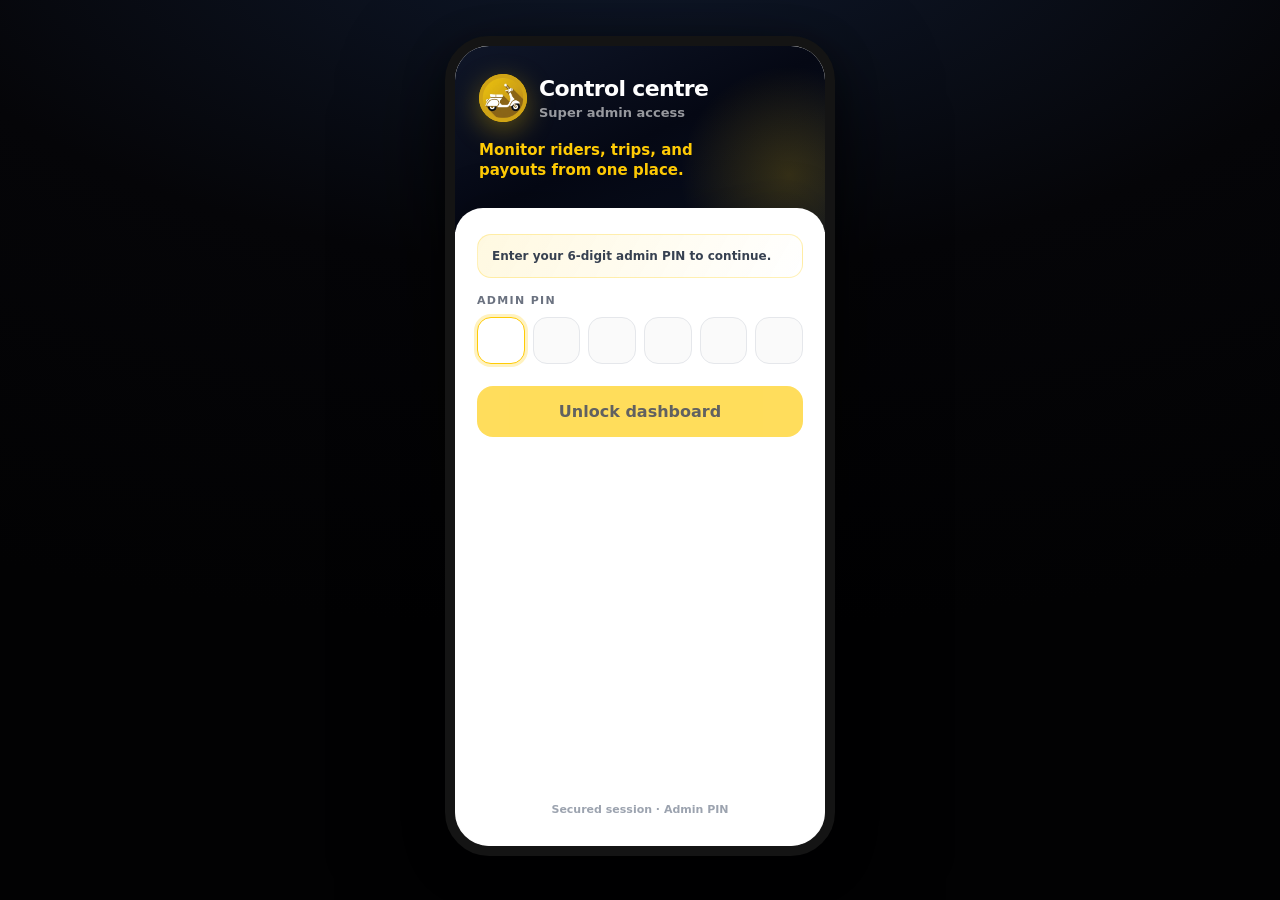
<file: index.html>
<!DOCTYPE html>
<html lang="en">
  <head>
    <meta charset="UTF-8" />
    <meta name="viewport" content="width=device-width, initial-scale=1" />
    <meta name="theme-color" content="#0f172a" />
    <title>Opido — Admin</title>
    <link rel="preconnect" href="https://fonts.googleapis.com" />
    <link rel="preconnect" href="https://fonts.gstatic.com" crossorigin />
    <link href="https://fonts.googleapis.com/css2?family=Inter:wght@400;500;600;700&display=swap" rel="stylesheet" />
    <script type="module" crossorigin src="/assets/index-B91Miimn.js"></script>
    <link rel="stylesheet" crossorigin href="/assets/index-CfaztL3z.css">
  </head>
  <body>
    <script>window.__DEMO_MODE__ = true;</script>
    <div id="root"></div>
  </body>
</html>
</file>
<file: assets/index-CfaztL3z.css>
*,*:before,*:after{box-sizing:border-box}html{color-scheme:light dark}html{height:100%}html,body,#root{margin:0;min-height:100%;min-height:100dvh;height:100%;max-width:100%;overflow-x:hidden}#root{display:flex;flex-direction:column}body{-webkit-font-smoothing:antialiased;-webkit-text-size-adjust:100%;touch-action:manipulation}.rapido-shell{-webkit-tap-highlight-color:transparent;-webkit-touch-callout:none}.rapido-shell button,.rapido-shell [role=button]{-webkit-tap-highlight-color:transparent;touch-action:manipulation}.rapido-shell input,.rapido-shell textarea,.rapido-shell select{font-size:16px;-webkit-tap-highlight-color:transparent}.rapido-shell input:focus,.rapido-shell textarea:focus,.rapido-shell select:focus{outline:none}.rapido-shell *:focus-visible{outline:2px solid rgba(255,203,5,.55);outline-offset:2px}button{font-family:inherit}@keyframes ui-spin{to{transform:rotate(360deg)}}.admin-spin{animation:ui-spin .85s linear infinite}.opido-logo-mark{display:block;flex-shrink:0;border-radius:50%;object-fit:cover;aspect-ratio:1}.loading-screen{min-height:100vh;display:flex;align-items:center;justify-content:center;background:linear-gradient(160deg,#0d0d0d,#1a1408,#0d0d0d);font-family:Nunito,system-ui,sans-serif}.loading-screen__logo-wrap{width:72px;height:72px;border-radius:50%;overflow:hidden;display:flex;align-items:center;justify-content:center;background:linear-gradient(145deg,#f5cc1a,#e5b80b 45%,#b8920a);box-shadow:0 16px 48px #00000073}.loading-screen__logo-wrap .opido-logo-mark{width:100%;height:100%}.opido-brand-overlay{position:fixed;top:0;right:0;bottom:0;left:0;z-index:10000;display:flex;align-items:center;justify-content:center;pointer-events:none;opacity:0;visibility:hidden;transition:opacity .45s ease,visibility 0s linear .45s}.opido-brand-overlay--splash{z-index:10001}.opido-brand-overlay--visible{opacity:1;visibility:visible;transition:opacity .2s ease,visibility 0s linear 0s;pointer-events:auto}.opido-brand-overlay--splash.opido-brand-overlay--visible{transition:opacity .35s ease,visibility 0s linear 0s}.opido-brand-overlay__bg{position:absolute;top:0;right:0;bottom:0;left:0;background:#000;overflow:hidden}.opido-brand-overlay__bg:before{content:"";position:absolute;top:-40%;right:-40%;bottom:-40%;left:-40%;background:radial-gradient(circle at 50% 45%,#f0d040,#e5b80b 28%,#c9a008 52%,#7a6200 78%,#1a1400);animation:opido-bg-pulse 2.8s ease-in-out infinite}.opido-brand-overlay__bg:after{content:"";position:absolute;top:0;right:0;bottom:0;left:0;background:linear-gradient(125deg,transparent 0%,rgba(255,255,255,.12) 42%,transparent 55%,rgba(0,0,0,.15) 100%);background-size:200% 200%;animation:opido-bg-sheen 2.2s ease-in-out infinite}.opido-brand-overlay--transition .opido-brand-overlay__bg:before{animation-duration:1.4s}.opido-brand-overlay--transition .opido-brand-overlay__bg:after{animation-duration:1s}@keyframes opido-bg-pulse{0%,to{transform:scale(1) translate(0);opacity:1}50%{transform:scale(1.08) translate(-2%,1%);opacity:.92}}@keyframes opido-bg-sheen{0%{background-position:0% 50%}50%{background-position:100% 50%}to{background-position:0% 50%}}.opido-brand-overlay__ring{position:relative;z-index:1;width:min(39vw,165px);height:min(39vw,165px);border-radius:50%;background:linear-gradient(145deg,#f5cc1a,#e5b80b 45%,#b8920a);display:flex;align-items:center;justify-content:center;box-shadow:0 24px 80px #0000008c,0 0 0 1px #fff3 inset;animation:opido-logo-float 2.4s ease-in-out infinite}.opido-brand-overlay--transition .opido-brand-overlay__ring{width:min(33vw,120px);height:min(33vw,120px);animation-duration:1.2s}@keyframes opido-logo-float{0%,to{transform:scale(1) translateY(0)}50%{transform:scale(1.04) translateY(-4px)}}.opido-brand-overlay__logo{width:78%;height:78%;border-radius:50%;object-fit:cover;aspect-ratio:1;filter:drop-shadow(0 12px 24px rgba(0,0,0,.35))}.opido-brand-overlay--transition .opido-brand-overlay__logo{width:76%;height:76%}.opido-toast{position:fixed;left:50%;bottom:calc(24px + env(safe-area-inset-bottom,0px));transform:translate(-50%);z-index:99999;max-width:min(92vw,360px);padding:12px 18px;border-radius:14px;background:#0d0d0d;color:#fff;font-family:Nunito,system-ui,sans-serif;font-size:14px;font-weight:700;box-shadow:0 8px 32px #00000059;text-align:center;pointer-events:none;animation:opido-toast-in .25s ease}@keyframes opido-toast-in{0%{opacity:0;transform:translate(-50%) translateY(12px)}to{opacity:1;transform:translate(-50%) translateY(0)}}.login-page{--login-yellow: #ffcb05;--login-black: #0d0d0d;--login-card: #ffffff;min-height:100dvh;min-height:100vh;background:radial-gradient(120% 80% at 50% -10%,#2a2410 0%,var(--login-black) 45%,#050505 100%);display:flex;align-items:stretch;justify-content:center;padding:0;font-family:Nunito,system-ui,-apple-system,sans-serif;-webkit-font-smoothing:antialiased}.login-page--admin{background:radial-gradient(120% 80% at 50% -10%,#101a2e,#050508,#020203)}.login-page__device{width:100%;max-width:100%;min-height:100dvh;display:flex;flex-direction:column;background:var(--login-card);position:relative;box-shadow:none}@media(min-width:641px){.login-page{align-items:center;padding:24px 16px 32px}.login-page__device{width:100%;max-width:390px;min-height:0;height:min(820px,calc(100vh - 48px));max-height:min(820px,calc(100dvh - 48px));border-radius:44px;border:10px solid #141414;box-shadow:0 0 0 1px #ffffff0f inset,0 40px 100px #000000a6,0 12px 40px #00000073;overflow:hidden}}.login-page__hero{flex-shrink:0;background:linear-gradient(155deg,#121212 0%,var(--login-black) 42%,#1a1408 100%);padding:max(28px,calc(env(safe-area-inset-top,0px) + 18px)) 24px 36px;color:#fff;position:relative;overflow:hidden}.login-page__hero:after{content:"";position:absolute;right:-20%;top:10%;width:220px;height:220px;border-radius:50%;background:radial-gradient(circle,rgba(255,203,5,.18) 0%,transparent 70%);pointer-events:none}.login-page--admin .login-page__hero{background:linear-gradient(155deg,#0f1628,#050814,#0a1020)}.login-page__brand{display:flex;align-items:center;gap:12px;position:relative;z-index:1}.login-page__logo{width:48px;height:48px;border-radius:50%;background:var(--login-yellow);display:flex;align-items:center;justify-content:center;box-shadow:0 8px 28px #ffcb0559;flex-shrink:0;overflow:hidden}.login-page__logo .opido-logo-mark{width:100%;height:100%}.login-page__title{font-weight:900;font-size:22px;letter-spacing:-.03em;line-height:1.15}.login-page__subtitle{margin-top:4px;font-size:13px;color:#ffffff94;font-weight:600}.login-page__tagline{margin-top:18px;font-size:15px;font-weight:800;color:var(--login-yellow);line-height:1.35;max-width:280px;position:relative;z-index:1}.login-page__body{flex:1;background:var(--login-card);border-radius:28px 28px 0 0;margin-top:-20px;padding:26px 22px 28px;position:relative;z-index:2;box-shadow:0 -12px 40px #0000001f;display:flex;flex-direction:column;min-height:0}@media(min-width:641px){.login-page__body{border-radius:28px 28px 36px 36px;margin-top:-24px;padding-bottom:22px}}.login-page__step-label{font-size:11px;font-weight:800;letter-spacing:.12em;text-transform:uppercase;color:#6b7280;margin-bottom:10px}.login-page__hint{font-size:12px;color:#9ca3af;margin-top:8px;line-height:1.45}.login-page__phone-row{display:flex;align-items:stretch;gap:0;border:1.5px solid #e5e7eb;border-radius:16px;overflow:hidden;background:#fafafa;transition:border-color .2s,box-shadow .2s}.login-page__phone-row:focus-within{border-color:#ffcb05d9;box-shadow:0 0 0 3px #ffcb0540}.login-page__cc{padding:0 14px;display:flex;align-items:center;font-weight:800;font-size:15px;color:#111827;background:#f3f4f6;border-right:1px solid #e5e7eb}.login-page__phone-input{flex:1;border:none;background:transparent;padding:16px 14px;font-size:18px;font-weight:700;letter-spacing:.04em;color:#111827;outline:none;min-width:0}.login-page__phone-input::placeholder{color:#9ca3af;font-weight:600;letter-spacing:0}.login-page__btn-primary{margin-top:22px;width:100%;padding:16px 18px;border:none;border-radius:16px;background:var(--login-yellow);color:var(--login-black);font-weight:900;font-size:16px;cursor:pointer;box-shadow:0 10px 28px #ffcb0559;transition:transform .15s ease,filter .15s ease}.login-page__btn-primary:hover:not(:disabled){filter:brightness(1.03);transform:translateY(-1px)}.login-page__btn-primary:active:not(:disabled){transform:translateY(0)}.login-page__btn-primary:disabled{opacity:.65;cursor:wait;box-shadow:none}.login-page__btn-ghost{margin-top:12px;width:100%;padding:12px;border:none;background:transparent;color:#6b7280;font-weight:700;font-size:14px;cursor:pointer}.login-page__demo-otp{margin-bottom:16px;padding:14px 16px;border-radius:16px;background:linear-gradient(135deg,#fffbeb,#fef3c7);border:2px solid var(--login-yellow);text-align:center}.login-page__demo-otp-label{font-size:11px;font-weight:800;color:#92400e;text-transform:uppercase;letter-spacing:.06em;margin-bottom:8px}.login-page__demo-otp-code{font-size:32px;font-weight:900;letter-spacing:.35em;color:var(--login-black);font-variant-numeric:tabular-nums}.login-page__demo-otp-fill{margin-top:10px;padding:8px 14px;border:none;border-radius:10px;background:#00000014;font-size:12px;font-weight:800;font-family:inherit;cursor:pointer;color:#374151}.login-page__otp-row{display:flex;justify-content:space-between;gap:8px;margin-top:4px}.login-page__otp-cell{flex:1;min-width:0;max-width:52px;aspect-ratio:1;border-radius:14px;border:1.5px solid #e5e7eb;background:#fafafa;font-size:20px;font-weight:900;text-align:center;color:#111827;outline:none;transition:border-color .2s,box-shadow .2s}.login-page__otp-cell:focus{border-color:var(--login-yellow);box-shadow:0 0 0 3px #ffcb0540;background:#fff}.login-page__admin-note{margin-bottom:16px;padding:12px 14px;border-radius:14px;background:linear-gradient(120deg,#ffcb051f,#ffffff0f);border:1px solid rgba(255,203,5,.28);font-size:12px;color:#374151;line-height:1.5;font-weight:600}.login-page__error{margin-top:14px;padding:10px 12px;border-radius:12px;background:#fef2f2;color:#b91c1c;font-size:13px;font-weight:700;text-align:center}.login-page__footer{margin-top:auto;padding-top:20px;padding-bottom:max(8px,env(safe-area-inset-bottom));text-align:center;font-size:11px;color:#9ca3af;font-weight:600}.login-page__footer a{color:#6b7280;text-decoration:none}.login-step-fade{animation:login-step-in .35s ease both}@keyframes login-step-in{0%{opacity:0;transform:translateY(8px)}to{opacity:1;transform:translateY(0)}}:root,[data-admin-theme=light]{--tapeli-sidebar: #0f1628;--tapeli-sidebar-text: #94a3b8;--tapeli-sidebar-active: rgba(245, 166, 35, .15);--tapeli-accent: #f5a623;--tapeli-bg: #f1f5f9;--tapeli-surface: #ffffff;--tapeli-text: #0f172a;--tapeli-muted: #64748b;--tapeli-border: #e2e8f0;--tapeli-shadow: 0 2px 20px rgba(0, 0, 0, .06)}[data-admin-theme=dark]{--tapeli-bg: #0c1222;--tapeli-surface: #151d2e;--tapeli-text: #f1f5f9;--tapeli-muted: #94a3b8;--tapeli-border: #1e293b;--tapeli-shadow: 0 2px 20px rgba(0, 0, 0, .25)}*{box-sizing:border-box}html,body{height:100%;overflow:hidden}body{margin:0;font-family:Inter,system-ui,sans-serif;background:var(--tapeli-bg);color:var(--tapeli-text)}.tapeli-shell{display:flex;height:100vh;overflow:hidden}.tapeli-sidebar{width:240px;flex-shrink:0;background:var(--tapeli-sidebar);color:var(--tapeli-sidebar-text);display:flex;flex-direction:column;transition:width .22s ease,box-shadow .22s ease;z-index:100;overflow:hidden;position:fixed;left:0;top:0;bottom:0;height:100vh}@media(min-width:1025px){.tapeli-main{margin-left:64px;height:100vh;overflow:hidden}.tapeli-sidebar--rail{width:64px}.tapeli-sidebar--rail:hover{width:240px;box-shadow:8px 0 32px #00000059}.tapeli-sidebar--rail .tapeli-sidebar__logo{justify-content:center;padding-left:14px;padding-right:14px}.tapeli-sidebar--rail:hover .tapeli-sidebar__logo{justify-content:flex-start;padding-left:16px;padding-right:16px}.tapeli-sidebar--rail .tapeli-sidebar__logo-text,.tapeli-sidebar--rail .tapeli-sidebar__section,.tapeli-sidebar--rail .tapeli-sidebar__label,.tapeli-sidebar--rail .tapeli-sidebar__profile-text{opacity:0;max-width:0;overflow:hidden;white-space:nowrap;transition:opacity .15s ease,max-width .2s ease}.tapeli-sidebar--rail:hover .tapeli-sidebar__logo-text,.tapeli-sidebar--rail:hover .tapeli-sidebar__section,.tapeli-sidebar--rail:hover .tapeli-sidebar__label,.tapeli-sidebar--rail:hover .tapeli-sidebar__profile-text{opacity:1;max-width:180px}.tapeli-sidebar--rail .tapeli-sidebar__link{justify-content:center;padding-left:0;padding-right:0;gap:0}.tapeli-sidebar--rail:hover .tapeli-sidebar__link{justify-content:flex-start;padding:11px 12px;gap:10px}.tapeli-sidebar--rail .tapeli-sidebar__profile{justify-content:center;padding-left:12px;padding-right:12px}.tapeli-sidebar--rail:hover .tapeli-sidebar__profile{justify-content:flex-start;padding:16px;gap:10px}.tapeli-topbar__menu{display:none}}.tapeli-sidebar--collapsed{width:64px}.tapeli-sidebar__logo{display:flex;align-items:center;gap:10px;padding:20px 16px}.tapeli-sidebar__logo-img{width:40px;height:40px;border-radius:50%;object-fit:cover;aspect-ratio:1;flex-shrink:0}.tapeli-sidebar__logo-text{font-weight:800;color:#fff;font-size:18px}.tapeli-sidebar__nav{flex:1;overflow-y:auto;padding:0 10px}.tapeli-sidebar__section{font-size:10px;font-weight:700;letter-spacing:1.2px;padding:12px 12px 6px;color:#475569}.tapeli-sidebar__link{display:flex;align-items:center;gap:10px;padding:11px 12px;border-radius:10px;color:var(--tapeli-sidebar-text);text-decoration:none;font-size:13px;font-weight:600;border:none;background:none;width:100%;cursor:pointer;transition:background .2s,color .2s;border-left:3px solid transparent}.tapeli-sidebar__link:hover{background:#ffffff0f;color:#e2e8f0}.tapeli-sidebar__link--active{background:var(--tapeli-sidebar-active);color:var(--tapeli-accent);border-left-color:var(--tapeli-accent)}.tapeli-sidebar__profile{display:flex;align-items:center;gap:10px;padding:16px;border-top:1px solid rgba(255,255,255,.08);flex-shrink:0}.tapeli-sidebar__profile-text{min-width:0;overflow:hidden}.tapeli-sidebar__profile-text strong{display:block;color:#fff;font-size:13px;white-space:nowrap}.tapeli-sidebar__profile-text span{font-size:11px;text-transform:capitalize;white-space:nowrap}.tapeli-sidebar__label{white-space:nowrap}.tapeli-sidebar__avatar{width:40px;height:40px;border-radius:12px;background:#334155;color:#fff;display:flex;align-items:center;justify-content:center;font-weight:700}.tapeli-sidebar-overlay{display:none}.tapeli-main{flex:1;min-width:0;display:flex;flex-direction:column;height:100vh;overflow:hidden}.tapeli-topbar{height:64px;sticky:top;position:sticky;top:0;z-index:50;background:var(--tapeli-surface);border-bottom:1px solid var(--tapeli-border);display:flex;align-items:center;gap:16px;padding:0 24px;box-shadow:var(--tapeli-shadow)}.tapeli-topbar__left{display:flex;align-items:center;gap:12px}.tapeli-topbar__crumb{font-size:14px;font-weight:600;color:var(--tapeli-muted)}.tapeli-topbar__search{flex:1;max-width:420px;display:flex;align-items:center;gap:10px;background:var(--tapeli-bg);border:1px solid var(--tapeli-border);border-radius:12px;padding:0 14px;transition:max-width .25s,border-color .2s}.tapeli-topbar__search--focus{border-color:var(--tapeli-accent);max-width:480px}.tapeli-topbar__search input{flex:1;border:none;background:transparent;padding:10px 0;font-size:14px;color:var(--tapeli-text);outline:none}.tapeli-search-dropdown{position:absolute;top:100%;left:0;right:0;margin-top:8px;background:var(--tapeli-surface);border:1px solid var(--tapeli-border);border-radius:12px;box-shadow:var(--tapeli-shadow);padding:8px;z-index:60}.tapeli-topbar__search{position:relative}.tapeli-search-dropdown button{display:block;width:100%;text-align:left;padding:10px 12px;border:none;background:none;border-radius:8px;cursor:pointer;font-size:13px;color:var(--tapeli-text)}.tapeli-search-dropdown button:hover{background:var(--tapeli-bg)}.tapeli-search-dropdown__label{font-size:11px;font-weight:700;color:var(--tapeli-muted);padding:8px 12px 4px}.tapeli-topbar__right{display:flex;align-items:center;gap:8px;margin-left:auto}.tapeli-icon-btn{width:40px;height:40px;border-radius:10px;border:1px solid var(--tapeli-border);background:var(--tapeli-surface);color:var(--tapeli-text);cursor:pointer;display:flex;align-items:center;justify-content:center;transition:background .15s}.tapeli-icon-btn:hover{background:var(--tapeli-bg)}.tapeli-icon-btn--bell{position:relative}.tapeli-icon-btn__badge{position:absolute;top:4px;right:4px;min-width:16px;height:16px;background:#ef4444;color:#fff;font-size:10px;font-weight:800;border-radius:8px;display:flex;align-items:center;justify-content:center;animation:tapeli-bounce .6s ease}@keyframes tapeli-bounce{0%,to{transform:scale(1)}50%{transform:scale(1.2)}}.tapeli-topbar__user{display:flex;align-items:center;gap:8px;font-size:13px;font-weight:600}.tapeli-topbar__avatar{width:36px;height:36px;border-radius:10px;background:var(--tapeli-accent);color:#0f1628;display:flex;align-items:center;justify-content:center;font-weight:800}.tapeli-content{padding:24px;flex:1;min-height:0;overflow-y:auto;overflow-x:hidden;-webkit-overflow-scrolling:touch}.tapeli-page{max-width:1400px}.tapeli-kpi-row{display:grid;grid-template-columns:repeat(4,1fr);gap:16px;margin-bottom:24px}.tapeli-kpi{background:var(--tapeli-surface);border:1px solid var(--tapeli-border);border-radius:14px;padding:18px;box-shadow:var(--tapeli-shadow);min-height:120px}.tapeli-kpi__label{font-size:12px;font-weight:600;color:var(--tapeli-muted)}.tapeli-kpi__value-row{display:flex;align-items:baseline;gap:10px;margin-top:6px}.tapeli-kpi__value{font-size:26px;font-weight:800}.tapeli-kpi__change{display:inline-flex;align-items:center;gap:4px;font-size:12px;font-weight:700}.tapeli-kpi__change--up{color:#22c55e}.tapeli-kpi__change--down{color:#ef4444}.tapeli-kpi__icon{display:flex;align-items:center;justify-content:center;color:var(--tapeli-accent);opacity:.85}.tapeli-lucide-icon{display:flex;align-items:center;justify-content:center;width:40px;height:40px;border-radius:10px;background:var(--tapeli-bg);color:var(--tapeli-accent);flex-shrink:0}.tapeli-lucide-icon--activity{margin-right:0}.tapeli-star-rating{display:inline-flex;align-items:center;gap:4px;font-weight:700;color:#f59e0b}.tapeli-star-rating svg{color:#f59e0b}.tapeli-doc-icons{display:flex;gap:8px;align-items:center}.tapeli-doc-ok{color:#22c55e}.tapeli-doc-no{color:#ef4444}.tapeli-timeline li{display:flex;align-items:center;gap:10px}.tapeli-timeline-dot--done{color:var(--tapeli-accent);fill:var(--tapeli-accent)}.tapeli-timeline-dot{color:var(--tapeli-muted)}.tapeli-text-up{display:inline-flex;align-items:center;gap:6px}.tapeli-vehicle-card__title{display:inline-flex;align-items:center;gap:10px;font-weight:700}.tapeli-drawer-stats>div{display:flex;flex-direction:column;align-items:flex-start;gap:4px}.tapeli-activity-feed li{align-items:flex-start}.tapeli-kpi__top{display:flex;justify-content:space-between}.tapeli-kpi__spark{height:48px;margin-top:12px}.tapeli-spark-bars{display:flex;align-items:flex-end;gap:4px;height:100%;width:100%}.tapeli-spark-bars__bar{flex:1;min-width:4px;border-radius:3px 3px 0 0}.tapeli-card--chart{contain:layout style}.tapeli-page--loading{padding:48px;color:var(--tapeli-muted);font-weight:600}.tapeli-kpi--skeleton .tapeli-skeleton--kpi{height:80px;border-radius:8px}.tapeli-skeleton{background:linear-gradient(90deg,var(--tapeli-border) 25%,var(--tapeli-bg) 50%,var(--tapeli-border) 75%);background-size:200% 100%;animation:tapeli-shimmer 1.2s infinite}@keyframes tapeli-shimmer{0%{background-position:200% 0}to{background-position:-200% 0}}.tapeli-card{background:var(--tapeli-surface);border:1px solid var(--tapeli-border);border-radius:14px;padding:20px;box-shadow:var(--tapeli-shadow);margin-bottom:20px}.tapeli-card h3{margin:0 0 16px;font-size:15px;font-weight:700}.tapeli-card__head{display:flex;justify-content:space-between;align-items:center;margin-bottom:12px}.tapeli-dash-grid{display:grid;grid-template-columns:1.5fr 1fr;gap:20px}.tapeli-dash-grid--3{grid-template-columns:repeat(3,1fr)}.tapeli-zone-list{display:flex;flex-direction:column;gap:12px}.tapeli-zone-row{display:grid;grid-template-columns:1fr auto;gap:8px;font-size:13px;font-weight:600}.tapeli-zone-bar{grid-column:1 / -1;height:8px;background:var(--tapeli-bg);border-radius:8px;overflow:hidden}.tapeli-zone-bar>div{height:100%;border-radius:8px;transition:width .4s ease}.tapeli-revenue-big{font-size:32px;font-weight:800;color:var(--tapeli-accent)}.tapeli-text-up{color:#22c55e;font-size:13px;font-weight:600}.tapeli-heatmap{display:flex;flex-direction:column;gap:4px}.tapeli-heatmap__row{display:flex;align-items:center;gap:6px}.tapeli-heatmap__row>span:first-child{width:32px;font-size:11px;font-weight:700}.tapeli-heatmap__cell{width:14px;height:14px;border-radius:3px;background:var(--tapeli-accent)}.tapeli-mini-spark{display:flex;align-items:flex-end;gap:2px;height:24px}.tapeli-mini-spark span{width:4px;background:var(--tapeli-accent);border-radius:2px;min-height:4px}.tapeli-page-header{display:flex;justify-content:space-between;align-items:flex-start;margin-bottom:20px;flex-wrap:wrap;gap:12px}.tapeli-page-header__title{margin:0;font-size:24px;font-weight:800}.tapeli-page-header__sub{margin:4px 0 0;color:var(--tapeli-muted);font-size:14px}.tapeli-toolbar{display:flex;gap:12px;flex-wrap:wrap;margin-bottom:16px}.tapeli-input{padding:10px 14px;border-radius:10px;border:1px solid var(--tapeli-border);background:var(--tapeli-surface);color:var(--tapeli-text);font-size:14px;font-family:inherit;width:100%;max-width:320px}.tapeli-pills{display:flex;gap:8px;flex-wrap:wrap}.tapeli-pills button{padding:8px 14px;border-radius:20px;border:1px solid var(--tapeli-border);background:var(--tapeli-surface);font-size:12px;font-weight:700;cursor:pointer;color:var(--tapeli-muted);text-transform:capitalize}.tapeli-pills button.on{background:var(--tapeli-accent);color:#0f1628;border-color:var(--tapeli-accent)}.tapeli-table-wrap{overflow-x:auto;border-radius:14px;border:1px solid var(--tapeli-border);background:var(--tapeli-surface)}.tapeli-table{width:100%;border-collapse:collapse;font-size:13px}.tapeli-table th{text-align:left;padding:14px 16px;background:var(--tapeli-bg);font-size:11px;font-weight:700;text-transform:uppercase;color:var(--tapeli-muted)}.tapeli-table td{padding:14px 16px;border-top:1px solid var(--tapeli-border)}.tapeli-table__row--click{cursor:pointer;transition:background .15s}.tapeli-table tbody tr:hover{background:#f5a6230a}.tapeli-table__row--active{border-left:3px solid var(--tapeli-accent)}.tapeli-user-cell{display:flex;align-items:center;gap:10px}.tapeli-avatar-sm,.tapeli-avatar--sm{width:36px;height:36px;border-radius:10px}.tapeli-avatar--md{width:48px;height:48px;border-radius:12px}.tapeli-avatar--lg{width:96px;height:96px;border-radius:20px;flex-shrink:0}.tapeli-avatar{object-fit:cover;display:block;background:#e8ecf4}.tapeli-avatar--placeholder{background:linear-gradient(145deg,#e8ecf4,#d4dae8);border:2px solid var(--tapeli-border);display:flex;align-items:center;justify-content:center;color:#94a3b8}.tapeli-avatar__initial{font-weight:800;font-size:14px;color:var(--tapeli-accent)}.tapeli-avatar--lg .tapeli-avatar__initial{font-size:36px}.tapeli-avatar--lg.tapeli-avatar--placeholder svg{width:40px;height:40px}.tapeli-avatar-sm{background:var(--tapeli-bg);display:flex;align-items:center;justify-content:center;font-weight:800;color:var(--tapeli-accent)}.tapeli-user-cell span{display:block;font-size:11px;color:var(--tapeli-muted)}.tapeli-badge{display:inline-flex;align-items:center;gap:6px;padding:4px 10px;border-radius:20px;font-size:11px;font-weight:700;text-transform:capitalize;border-left:3px solid transparent}.tapeli-badge--green{background:#22c55e1f;color:#16a34a;border-left-color:#22c55e}.tapeli-badge--red{background:#ef44441f;color:#dc2626;border-left-color:#ef4444}.tapeli-badge--amber{background:#f5a62326;color:#d97706;border-left-color:var(--tapeli-accent)}.tapeli-badge--grey{background:var(--tapeli-bg);color:var(--tapeli-muted)}.tapeli-badge__pulse{width:8px;height:8px;border-radius:50%;background:var(--tapeli-accent);animation:tapeli-pulse 1.5s ease infinite}@keyframes tapeli-pulse{50%{opacity:.4}}.tapeli-chip{padding:4px 8px;border-radius:8px;background:var(--tapeli-bg);font-size:11px;font-weight:700}.tapeli-chip--amber{background:#f5a62333;color:#b45309}.tapeli-btn{padding:10px 18px;border-radius:10px;border:1px solid var(--tapeli-border);background:var(--tapeli-surface);font-weight:700;font-size:13px;cursor:pointer;font-family:inherit;color:var(--tapeli-text)}.tapeli-btn--primary{background:var(--tapeli-accent);color:#0f1628;border:none}.tapeli-btn--ghost{background:transparent}.tapeli-btn--sm{padding:6px 12px;font-size:12px}.tapeli-btn--danger{background:#fef2f2;color:#dc2626;border-color:#fecaca}.tapeli-link{background:none;border:none;color:var(--tapeli-accent);font-weight:700;cursor:pointer;font-family:inherit}.tapeli-muted{color:var(--tapeli-muted);font-size:12px}.tapeli-live-pill{display:inline-flex;align-items:center;gap:8px;font-size:13px;font-weight:700;color:#16a34a}.tapeli-mini-kpis{display:flex;gap:20px;margin-bottom:16px;font-size:13px;font-weight:600}.tapeli-pagination{display:flex;align-items:center;gap:12px;margin-top:16px}.tapeli-drawer-backdrop,.tapeli-modal-backdrop{position:fixed;top:0;right:0;bottom:0;left:0;background:#00000073;z-index:200;display:flex;justify-content:flex-end;animation:tapeli-fade .2s ease}.tapeli-modal-backdrop{align-items:center;justify-content:center}@keyframes tapeli-fade{0%{opacity:0}}.tapeli-drawer{height:100%;background:var(--tapeli-surface);box-shadow:-8px 0 40px #00000026;display:flex;flex-direction:column;animation:tapeli-slide-in .25s ease}@keyframes tapeli-slide-in{0%{transform:translate(100%)}}.tapeli-modal{width:90%;max-width:520px;max-height:90vh;overflow:auto;background:var(--tapeli-surface);border-radius:16px;animation:tapeli-scale .2s ease}.tapeli-modal--wide{max-width:960px}@keyframes tapeli-scale{0%{transform:scale(.95);opacity:0}}.tapeli-drawer__head,.tapeli-modal__head{display:flex;justify-content:space-between;align-items:center;padding:18px 20px;border-bottom:1px solid var(--tapeli-border)}.tapeli-drawer__head h2,.tapeli-modal__head h2{margin:0;font-size:18px}.tapeli-drawer__body,.tapeli-modal__body{padding:20px;overflow:auto}.tapeli-drawer-stats{display:grid;grid-template-columns:repeat(4,1fr);gap:12px;margin-bottom:16px}.tapeli-drawer-stats strong{display:block;font-size:20px}.tapeli-drawer-stats span{font-size:11px;color:var(--tapeli-muted)}.tapeli-tabs{display:flex;gap:8px;margin-bottom:16px;flex-wrap:wrap}.tapeli-tabs button{padding:8px 14px;border:none;background:var(--tapeli-bg);border-radius:8px;font-weight:700;font-size:12px;cursor:pointer;text-transform:capitalize;color:var(--tapeli-muted)}.tapeli-tabs button.on{background:var(--tapeli-accent);color:#0f1628}.tapeli-dl div{display:grid;grid-template-columns:120px 1fr;padding:10px 0;border-bottom:1px solid var(--tapeli-border);font-size:14px}.tapeli-dl dt{color:var(--tapeli-muted);font-weight:600}.tapeli-ride-modal{display:grid;grid-template-columns:1.2fr 1fr;gap:20px}.tapeli-map-placeholder{min-height:220px;background:var(--tapeli-bg);border-radius:12px;border:1px dashed var(--tapeli-border);display:flex;flex-direction:column;align-items:center;justify-content:center;gap:12px;position:relative}.tapeli-map-placeholder--sm{min-height:140px}.tapeli-map-route{width:60%;height:4px;background:var(--tapeli-accent);border-radius:4px}.tapeli-pin--green{color:#22c55e}.tapeli-pin--red{color:#ef4444}.tapeli-fare-breakdown div{display:flex;justify-content:space-between;padding:8px 0;font-size:14px}.tapeli-fare-breakdown__total{font-weight:800;border-top:1px solid var(--tapeli-border);margin-top:8px}.tapeli-coupon-grid{display:grid;grid-template-columns:repeat(3,1fr);gap:16px}.tapeli-coupon-card{background:var(--tapeli-surface);border:1px solid var(--tapeli-border);border-radius:14px;padding:18px;box-shadow:var(--tapeli-shadow)}.tapeli-coupon-card code{font-size:22px;font-weight:800;color:var(--tapeli-accent)}.tapeli-coupon-card--off{opacity:.65}.tapeli-progress{height:6px;background:var(--tapeli-bg);border-radius:6px;margin:10px 0;overflow:hidden}.tapeli-progress>div{height:100%;background:var(--tapeli-accent)}.tapeli-split{display:grid;grid-template-columns:1fr 1.2fr;gap:20px}.tapeli-push-preview{background:var(--tapeli-bg);border-radius:12px;padding:14px;margin:12px 0;font-size:13px}.tapeli-activity-feed{list-style:none;margin:0;padding:0}.tapeli-activity-feed li{display:flex;gap:14px;padding:16px;background:var(--tapeli-surface);border:1px solid var(--tapeli-border);border-radius:12px;margin-bottom:10px}.tapeli-activity-feed__icon{font-size:24px}.tapeli-analytics-grid{display:grid;grid-template-columns:repeat(2,1fr);gap:20px}.tapeli-settings-layout{display:grid;grid-template-columns:200px 1fr;gap:24px}.tapeli-settings-nav{display:flex;flex-direction:column;gap:4px}.tapeli-settings-nav button{text-align:left;padding:10px 14px;border:none;background:none;border-radius:8px;font-weight:600;cursor:pointer;color:var(--tapeli-muted)}.tapeli-settings-nav button.on{background:var(--tapeli-sidebar-active);color:var(--tapeli-accent)}.tapeli-settings-panel label{display:block;margin-bottom:14px;font-size:13px;font-weight:600}.tapeli-vehicle-cards{display:flex;flex-direction:column;gap:16px}.tapeli-vehicle-card{border:1px solid var(--tapeli-border);border-radius:12px;padding:16px}.tapeli-vehicle-card__head{display:flex;justify-content:space-between}.tapeli-vehicle-card__grid{display:grid;grid-template-columns:repeat(4,1fr);gap:12px;margin-top:12px}.tapeli-back-top{position:fixed;bottom:24px;right:24px;width:44px;height:44px;border-radius:50%;background:var(--tapeli-accent);border:none;font-weight:800;cursor:pointer;z-index:90;box-shadow:var(--tapeli-shadow)}.tapeli-bulk-bar{padding:12px 16px;background:#f5a6231f;border-radius:10px;margin-bottom:12px;font-weight:600}.tapeli-char{font-size:11px;color:var(--tapeli-muted);margin-left:8px}.tapeli-modal__actions{display:flex;gap:10px;justify-content:flex-end;margin-top:16px}.tapeli-doc-grid{display:grid;grid-template-columns:repeat(2,1fr);gap:12px}.tapeli-doc-card{border:1px solid var(--tapeli-border);border-radius:10px;padding:12px}.tapeli-doc-img{height:80px;background:var(--tapeli-bg);border-radius:8px;margin:8px 0}.tapeli-doc-card__head{display:flex;justify-content:space-between;align-items:center;gap:8px;margin-bottom:4px}.tapeli-doc-card__actions{display:flex;align-items:center;gap:8px;flex-wrap:wrap}.tapeli-doc-card__ok{display:inline-flex;align-items:center;gap:4px;font-size:12px;font-weight:700;color:#16a34a}.tapeli-rating-bars{display:flex;flex-direction:column;gap:10px}.tapeli-rating-bars__row{display:grid;grid-template-columns:32px 1fr 40px;align-items:center;gap:10px}.tapeli-rating-bars__label{font-size:12px;font-weight:800;color:var(--tapeli-muted)}.tapeli-rating-bars__track{height:8px;border-radius:4px;background:var(--tapeli-bg);overflow:hidden}.tapeli-rating-bars__fill{height:100%;border-radius:4px;background:linear-gradient(90deg,var(--tapeli-accent),#f5c842)}.tapeli-rating-bars__pct{font-size:12px;font-weight:700;text-align:right;color:var(--tapeli-muted)}.tapeli-rating-bars__summary{margin-top:14px;font-size:13px}.tapeli-dl--earnings dd.tapeli-tx-credit{font-size:1.1rem;font-weight:800}.tapeli-earnings-bars{display:flex;align-items:flex-end;gap:6px;height:100px;margin-top:16px;padding:8px 0}.tapeli-earnings-bars__col{flex:1;min-width:8px;border-radius:4px 4px 0 0;background:var(--tapeli-accent);opacity:.85}.tapeli-map-placeholder--md{min-height:200px;display:flex;align-items:center;justify-content:center;font-size:14px;font-weight:600;color:var(--tapeli-muted)}.tapeli-location-line{margin:0 0 12px;font-size:15px}.tapeli-card--full{grid-column:1 / -1}.tapeli-provider-profile .tapeli-doc-grid{grid-template-columns:repeat(auto-fill,minmax(220px,1fr))}@media(max-width:640px){.tapeli-provider-profile .tapeli-doc-grid{grid-template-columns:1fr}}.tapeli-row-actions{display:flex;gap:4px}.tapeli-breadcrumb{display:flex;align-items:center;gap:8px;font-size:13px;color:var(--tapeli-muted);margin-bottom:16px}.tapeli-breadcrumb a{color:var(--tapeli-accent);text-decoration:none;font-weight:600}.tapeli-breadcrumb a:hover{text-decoration:underline}.tapeli-user-profile .tapeli-profile-hero{background:var(--tapeli-surface);border:1px solid var(--tapeli-border);border-radius:14px;padding:20px 24px 24px;margin-bottom:20px}.tapeli-profile-back{margin-bottom:16px}.tapeli-profile-hero__main{display:flex;align-items:flex-start;gap:20px;flex-wrap:wrap}.tapeli-profile-hero__info{flex:1;min-width:200px}.tapeli-profile-hero__info h1{margin:0 0 6px;font-size:1.5rem}.tapeli-profile-hero__meta{margin:0 0 10px;color:var(--tapeli-muted);font-size:14px}.tapeli-profile-hero__badges{display:flex;flex-wrap:wrap;align-items:center;gap:10px}.tapeli-profile-hero__actions{display:flex;gap:10px;flex-wrap:wrap}.tapeli-profile-stats{display:grid;grid-template-columns:repeat(4,1fr);gap:16px;margin-top:24px;padding-top:20px;border-top:1px solid var(--tapeli-border)}.tapeli-profile-stats>div{text-align:center}.tapeli-profile-stats strong{display:block;font-size:1.25rem;margin-bottom:4px}.tapeli-profile-stats span{font-size:12px;color:var(--tapeli-muted)}.tapeli-tabs--page{margin-bottom:20px}.tapeli-profile-grid{display:grid;grid-template-columns:repeat(2,1fr);gap:20px}.tapeli-user-profile .tapeli-card h2{margin:0 0 16px;font-size:1rem;display:flex;align-items:center;gap:8px}.tapeli-user-profile .tapeli-card__head h2{margin:0}.tapeli-link{color:var(--tapeli-accent);font-size:13px;font-weight:600;text-decoration:none}.tapeli-link:hover{text-decoration:underline}.tapeli-address-list{list-style:none;margin:0;padding:0}.tapeli-address-list li{display:flex;flex-direction:column;gap:4px;padding:12px 0;border-bottom:1px solid var(--tapeli-border)}.tapeli-address-list li:last-child{border-bottom:none}.tapeli-address-list__label{display:inline-flex;align-items:center;gap:6px;font-weight:700;font-size:12px;color:var(--tapeli-accent);text-transform:uppercase}.tapeli-timeline--rich li{display:grid;grid-template-columns:120px 1fr;gap:12px;padding:12px 0;border-bottom:1px solid var(--tapeli-border)}.tapeli-timeline--rich time{font-size:12px;color:var(--tapeli-muted)}.tapeli-timeline--rich strong{display:block}.tapeli-timeline--rich span{font-size:13px;color:var(--tapeli-muted)}.tapeli-tx-type{text-transform:capitalize;font-weight:700;font-size:11px}.tapeli-tx-type--credit{color:#16a34a}.tapeli-tx-type--debit{color:#dc2626}.tapeli-tx-credit{color:#16a34a;font-weight:700}.tapeli-tx-debit{font-weight:700}.tapeli-btn--danger{background:#ef4444;color:#fff;border:none}@media(max-width:900px){.tapeli-profile-stats{grid-template-columns:repeat(2,1fr)}.tapeli-profile-grid{grid-template-columns:1fr}}@media(max-width:1024px){.tapeli-sidebar--rail{position:fixed;left:0;top:0;bottom:0;width:240px;transform:translate(-100%)}.tapeli-sidebar--rail.tapeli-sidebar--open{transform:translate(0);box-shadow:8px 0 32px #0006}.tapeli-sidebar--rail .tapeli-sidebar__logo-text,.tapeli-sidebar--rail .tapeli-sidebar__section,.tapeli-sidebar--rail .tapeli-sidebar__label,.tapeli-sidebar--rail .tapeli-sidebar__profile-text{opacity:1;max-width:180px}.tapeli-sidebar--rail .tapeli-sidebar__link{justify-content:flex-start;padding:11px 12px;gap:10px}.tapeli-sidebar--rail .tapeli-sidebar__profile{justify-content:flex-start;padding:16px}.tapeli-sidebar-overlay{display:block;position:fixed;top:0;right:0;bottom:0;left:0;background:#0006;z-index:99}.tapeli-main{width:100%;margin-left:0;height:100vh}.tapeli-kpi-row{grid-template-columns:repeat(2,1fr)}.tapeli-dash-grid,.tapeli-dash-grid--3,.tapeli-ride-modal,.tapeli-split,.tapeli-coupon-grid{grid-template-columns:1fr}}
</file>
